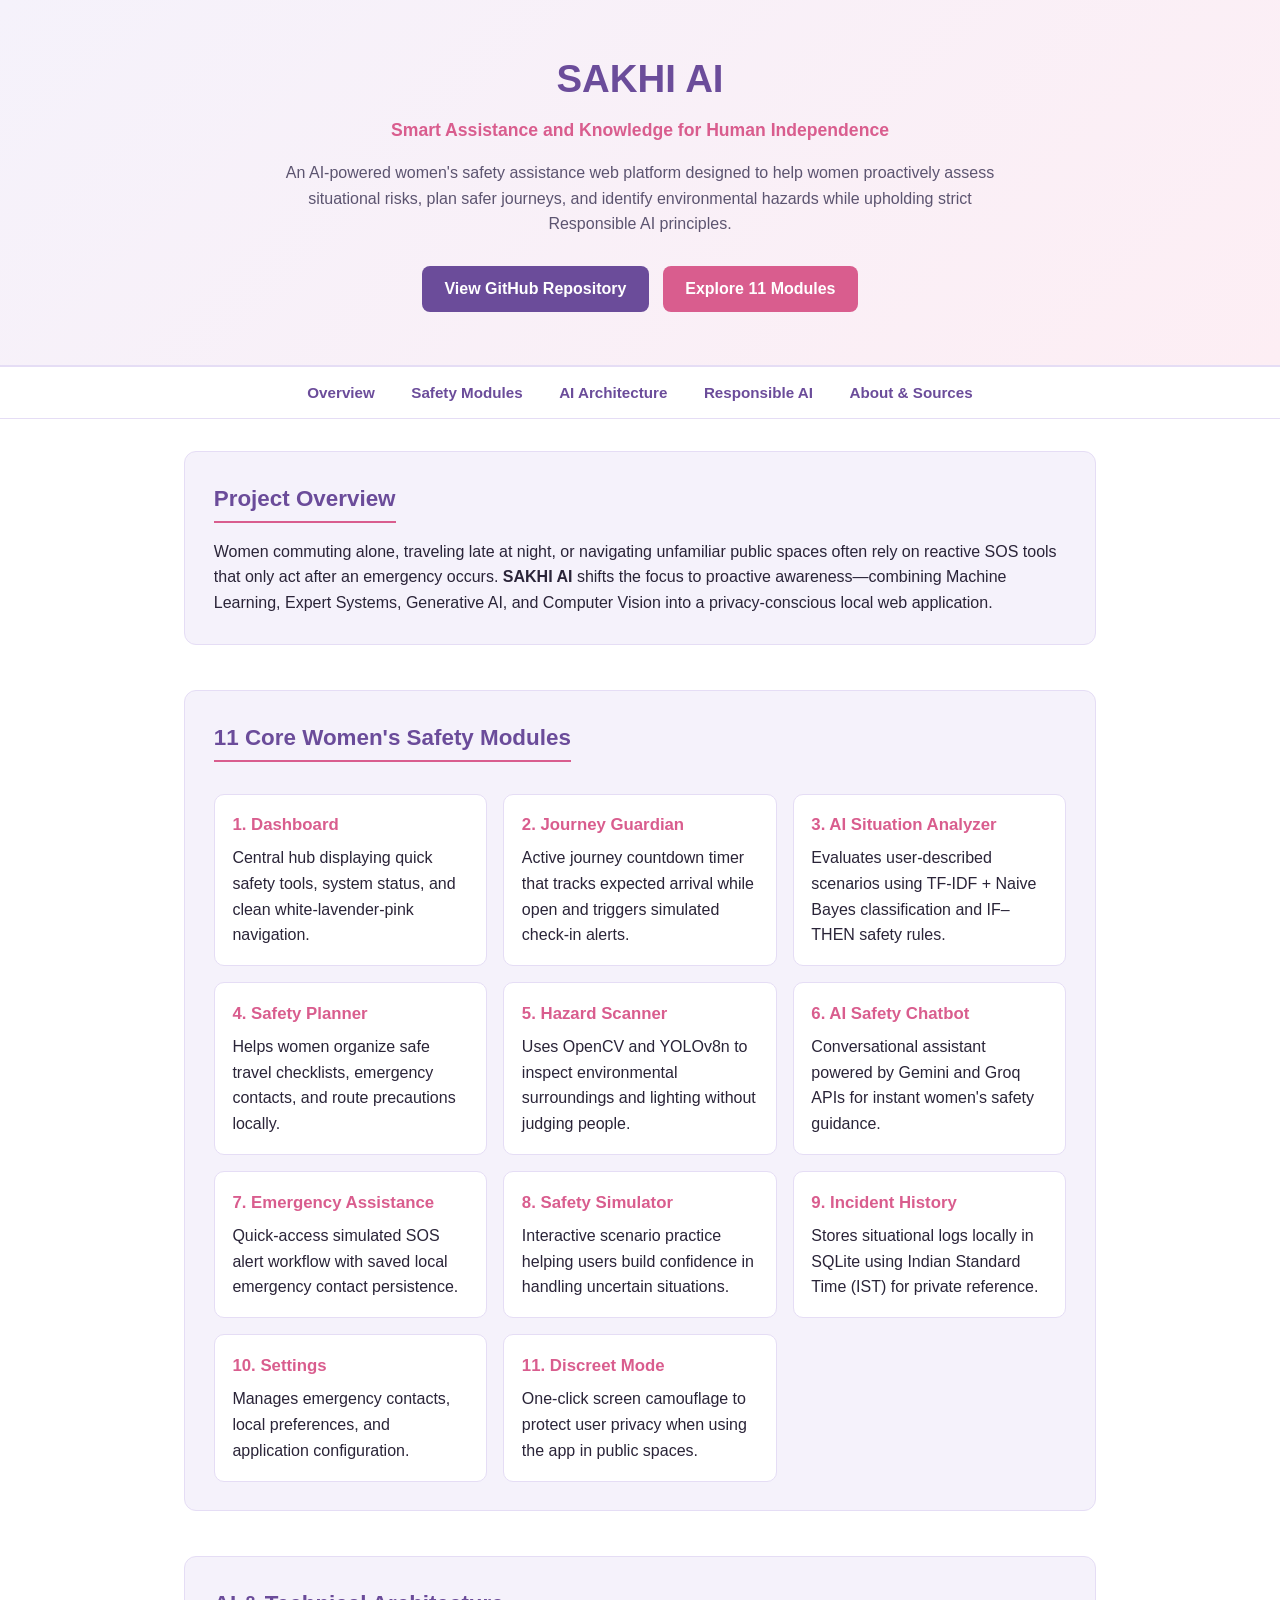
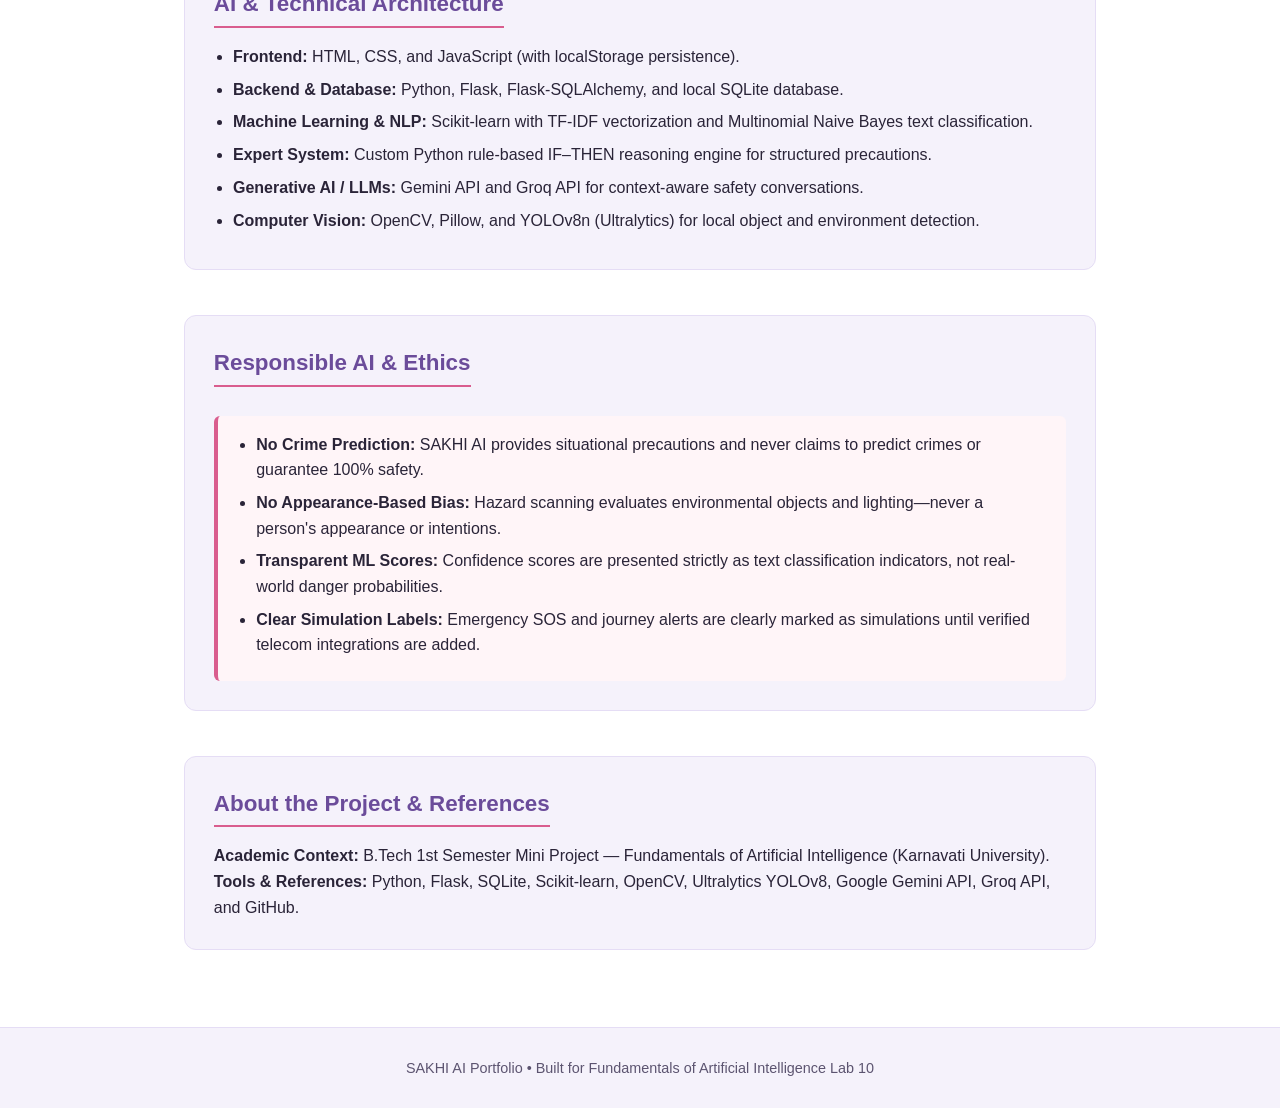
<file: docs/index.html>
<!DOCTYPE html>
<html lang="en">
<head>
  <meta charset="UTF-8" />
  <meta name="viewport" content="width=device-width, initial-scale=1.0" />
  <title>SAKHI AI | Women's Safety Assistance Platform</title>
  <style>
    :root {
      --bg-white: #ffffff;
      --bg-lavender: #f5f2fb;
      --accent-purple: #6b4c9a;
      --accent-pink: #d95d8e;
      --text-dark: #2a2438;
      --text-muted: #5c5470;
      --border-light: #e5ddf5;
    }
    * { box-sizing: border-box; margin: 0; padding: 0; }
    body {
      font-family: 'Segoe UI', Tahoma, Geneva, Verdana, sans-serif;
      background-color: var(--bg-white);
      color: var(--text-dark);
      line-height: 1.6;
    }
    header {
      background: linear-gradient(135deg, #f5f2fb 0%, #fdeef4 100%);
      border-bottom: 2px solid var(--border-light);
      padding: 3rem 1.5rem;
      text-align: center;
    }
    header h1 {
      font-size: 2.4rem;
      color: var(--accent-purple);
      margin-bottom: 0.4rem;
    }
    header p.subtitle {
      font-size: 1.1rem;
      color: var(--accent-pink);
      font-weight: 600;
      margin-bottom: 1rem;
    }
    header p.desc {
      max-width: 720px;
      margin: 0 auto 1.5rem auto;
      color: var(--text-muted);
    }
    .btn {
      display: inline-block;
      background-color: var(--accent-purple);
      color: #fff;
      padding: 0.65rem 1.4rem;
      border-radius: 8px;
      text-decoration: none;
      font-weight: 600;
      margin: 0.3rem;
    }
    .btn-pink { background-color: var(--accent-pink); }
    nav {
      background: #fff;
      border-bottom: 1px solid var(--border-light);
      padding: 0.8rem 1rem;
      text-align: center;
      position: sticky;
      top: 0;
    }
    nav a {
      color: var(--accent-purple);
      text-decoration: none;
      margin: 0 1rem;
      font-weight: 600;
      font-size: 0.95rem;
    }
    main {
      max-width: 960px;
      margin: 0 auto;
      padding: 2rem 1.5rem;
    }
    section {
      margin-bottom: 2.8rem;
      background: var(--bg-lavender);
      border: 1px solid var(--border-light);
      border-radius: 12px;
      padding: 1.8rem;
    }
    h2 {
      color: var(--accent-purple);
      border-bottom: 2px solid var(--accent-pink);
      display: inline-block;
      padding-bottom: 0.25rem;
      margin-bottom: 1rem;
      font-size: 1.4rem;
    }
    .grid {
      display: grid;
      grid-template-columns: repeat(auto-fit, minmax(250px, 1fr));
      gap: 1rem;
      margin-top: 1rem;
    }
    .card {
      background: #fff;
      border: 1px solid var(--border-light);
      border-radius: 10px;
      padding: 1.1rem;
    }
    .card h3 {
      color: var(--accent-pink);
      font-size: 1.05rem;
      margin-bottom: 0.4rem;
    }
    ul { margin-left: 1.2rem; }
    li { margin-bottom: 0.45rem; }
    .ethics-box {
      background: #fff5f8;
      border-left: 4px solid var(--accent-pink);
      padding: 1rem 1.2rem;
      border-radius: 6px;
      margin-top: 0.8rem;
    }
    footer {
      text-align: center;
      padding: 1.8rem;
      background: var(--bg-lavender);
      border-top: 1px solid var(--border-light);
      color: var(--text-muted);
      font-size: 0.9rem;
    }
  </style>
</head>
<body>

  <header>
    <h1>SAKHI AI</h1>
    <p class="subtitle">Smart Assistance and Knowledge for Human Independence</p>
    <p class="desc">
      An AI-powered women's safety assistance web platform designed to help women proactively assess situational risks, plan safer journeys, and identify environmental hazards while upholding strict Responsible AI principles.
    </p>
    <a class="btn" href="https://github.com/piyuop2123-a11y/SAKHI-AI" target="_blank">View GitHub Repository</a>
    <a class="btn btn-pink" href="#modules">Explore 11 Modules</a>
  </header>

  <nav>
    <a href="#overview">Overview</a>
    <a href="#modules">Safety Modules</a>
    <a href="#architecture">AI Architecture</a>
    <a href="#ethics">Responsible AI</a>
    <a href="#team">About & Sources</a>
  </nav>

  <main>
    <section id="overview">
      <h2>Project Overview</h2>
      <p>
        Women commuting alone, traveling late at night, or navigating unfamiliar public spaces often rely on reactive SOS tools that only act after an emergency occurs. <strong>SAKHI AI</strong> shifts the focus to proactive awareness—combining Machine Learning, Expert Systems, Generative AI, and Computer Vision into a privacy-conscious local web application.
      </p>
    </section>

    <section id="modules">
      <h2>11 Core Women's Safety Modules</h2>
      <div class="grid">
        <div class="card">
          <h3>1. Dashboard</h3>
          <p>Central hub displaying quick safety tools, system status, and clean white-lavender-pink navigation.</p>
        </div>
        <div class="card">
          <h3>2. Journey Guardian</h3>
          <p>Active journey countdown timer that tracks expected arrival while open and triggers simulated check-in alerts.</p>
        </div>
        <div class="card">
          <h3>3. AI Situation Analyzer</h3>
          <p>Evaluates user-described scenarios using TF-IDF + Naive Bayes classification and IF–THEN safety rules.</p>
        </div>
        <div class="card">
          <h3>4. Safety Planner</h3>
          <p>Helps women organize safe travel checklists, emergency contacts, and route precautions locally.</p>
        </div>
        <div class="card">
          <h3>5. Hazard Scanner</h3>
          <p>Uses OpenCV and YOLOv8n to inspect environmental surroundings and lighting without judging people.</p>
        </div>
        <div class="card">
          <h3>6. AI Safety Chatbot</h3>
          <p>Conversational assistant powered by Gemini and Groq APIs for instant women's safety guidance.</p>
        </div>
        <div class="card">
          <h3>7. Emergency Assistance</h3>
          <p>Quick-access simulated SOS alert workflow with saved local emergency contact persistence.</p>
        </div>
        <div class="card">
          <h3>8. Safety Simulator</h3>
          <p>Interactive scenario practice helping users build confidence in handling uncertain situations.</p>
        </div>
        <div class="card">
          <h3>9. Incident History</h3>
          <p>Stores situational logs locally in SQLite using Indian Standard Time (IST) for private reference.</p>
        </div>
        <div class="card">
          <h3>10. Settings</h3>
          <p>Manages emergency contacts, local preferences, and application configuration.</p>
        </div>
        <div class="card">
          <h3>11. Discreet Mode</h3>
          <p>One-click screen camouflage to protect user privacy when using the app in public spaces.</p>
        </div>
      </div>
    </section>

    <section id="architecture">
      <h2>AI & Technical Architecture</h2>
      <ul>
        <li><strong>Frontend:</strong> HTML, CSS, and JavaScript (with localStorage persistence).</li>
        <li><strong>Backend & Database:</strong> Python, Flask, Flask-SQLAlchemy, and local SQLite database.</li>
        <li><strong>Machine Learning & NLP:</strong> Scikit-learn with TF-IDF vectorization and Multinomial Naive Bayes text classification.</li>
        <li><strong>Expert System:</strong> Custom Python rule-based IF–THEN reasoning engine for structured precautions.</li>
        <li><strong>Generative AI / LLMs:</strong> Gemini API and Groq API for context-aware safety conversations.</li>
        <li><strong>Computer Vision:</strong> OpenCV, Pillow, and YOLOv8n (Ultralytics) for local object and environment detection.</li>
      </ul>
    </section>

    <section id="ethics">
      <h2>Responsible AI & Ethics</h2>
      <div class="ethics-box">
        <ul>
          <li><strong>No Crime Prediction:</strong> SAKHI AI provides situational precautions and never claims to predict crimes or guarantee 100% safety.</li>
          <li><strong>No Appearance-Based Bias:</strong> Hazard scanning evaluates environmental objects and lighting—never a person's appearance or intentions.</li>
          <li><strong>Transparent ML Scores:</strong> Confidence scores are presented strictly as text classification indicators, not real-world danger probabilities.</li>
          <li><strong>Clear Simulation Labels:</strong> Emergency SOS and journey alerts are clearly marked as simulations until verified telecom integrations are added.</li>
        </ul>
      </div>
    </section>

    <section id="team">
      <h2>About the Project & References</h2>
      <p><strong>Academic Context:</strong> B.Tech 1st Semester Mini Project — Fundamentals of Artificial Intelligence (Karnavati University).</p>
      <p><strong>Tools & References:</strong> Python, Flask, SQLite, Scikit-learn, OpenCV, Ultralytics YOLOv8, Google Gemini API, Groq API, and GitHub.</p>
    </section>
  </main>

  <footer>
    SAKHI AI Portfolio • Built for Fundamentals of Artificial Intelligence Lab 10
  </footer>

</body>
</html>
</file>
